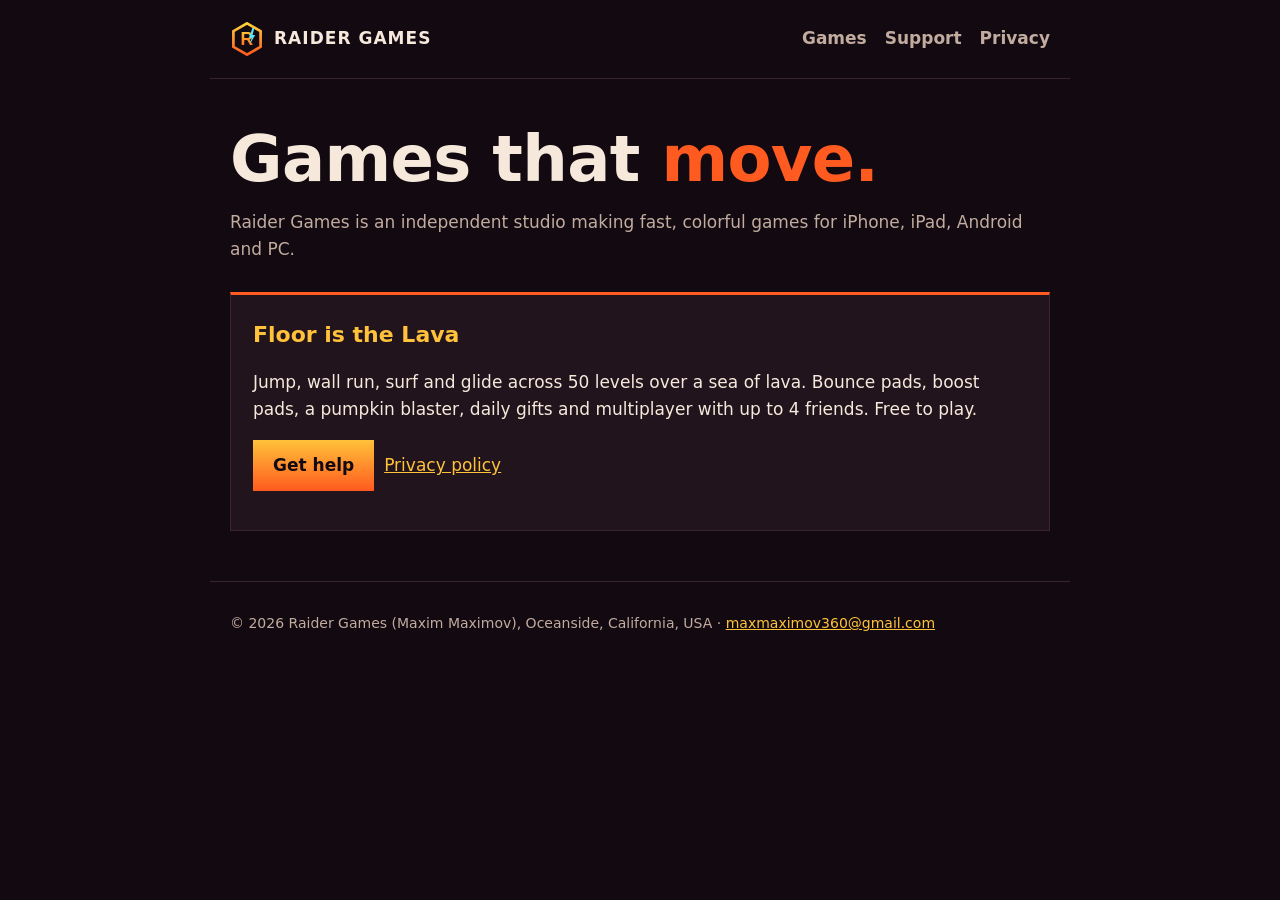
<file: index.html>
<!doctype html><html lang="en"><head><meta charset="utf-8"><meta name="viewport" content="width=device-width,initial-scale=1"><title>Raider Games</title><meta name="description" content="Raider Games makes fast, fun mobile games."><link rel="stylesheet" href="style.css"></head><body>
<header><a class="brand" href="index.html"><svg viewBox="0 0 100 100" aria-hidden="true"><defs><linearGradient id="g" x1="0" y1="0" x2="0" y2="1"><stop offset="0" stop-color="#ffd23a"/><stop offset="1" stop-color="#ff5a1f"/></linearGradient></defs><polygon points="50,4 90,27 90,73 50,96 10,73 10,27" fill="none" stroke="url(#g)" stroke-width="8"/><text x="50" y="68" text-anchor="middle" font-size="52" font-weight="900" font-family="Arial Black,sans-serif" fill="url(#g)">R</text><polygon points="66,18 56,46 64,46 58,66 74,38 66,38 72,18" fill="#59e6ff"/></svg> Raider Games</a><nav><a href="index.html">Games</a><a href="support.html">Support</a><a href="privacy.html">Privacy</a></nav></header><main>
<h1>Games that <span>move.</span></h1><p class="dim">Raider Games is an independent studio making fast, colorful games for iPhone, iPad, Android and PC.</p>
<div class="card"><h2 style="margin-top:0">Floor is the Lava</h2><p>Jump, wall run, surf and glide across 50 levels over a sea of lava. Bounce pads, boost pads, a pumpkin blaster, daily gifts and multiplayer with up to 4 friends. Free to play.</p>
<p><a class="btn" href="support.html">Get help</a><a href="privacy.html">Privacy policy</a></p></div>
</main><footer>© 2026 Raider Games (Maxim Maximov), Oceanside, California, USA · <a href="mailto:maxmaximov360@gmail.com">maxmaximov360@gmail.com</a></footer></body></html>
</file>
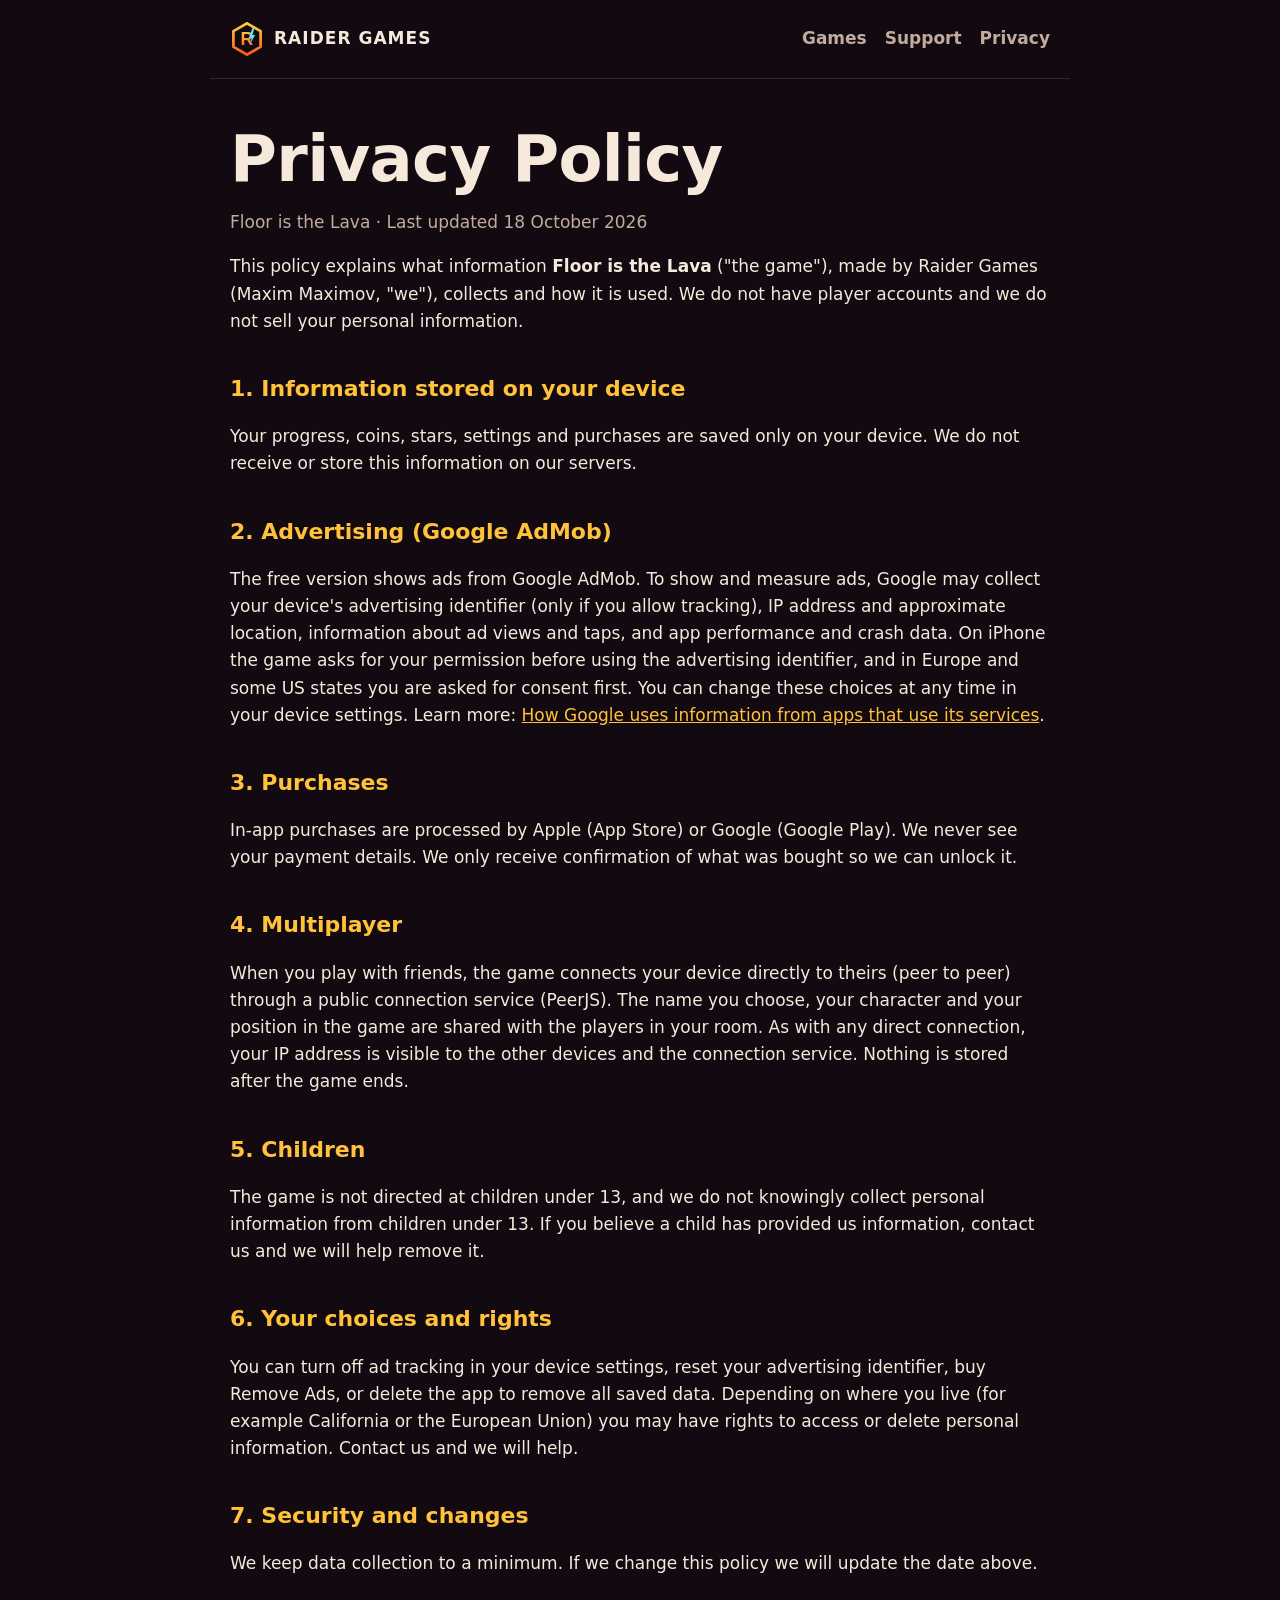
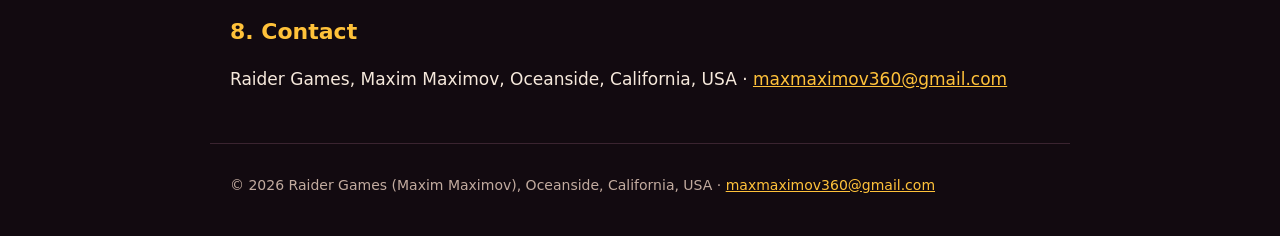
<file: privacy.html>
<!doctype html><html lang="en"><head><meta charset="utf-8"><meta name="viewport" content="width=device-width,initial-scale=1"><title>Privacy Policy · Raider Games</title><meta name="description" content="Privacy policy for Floor is the Lava."><link rel="stylesheet" href="style.css"></head><body>
<header><a class="brand" href="index.html"><svg viewBox="0 0 100 100" aria-hidden="true"><defs><linearGradient id="g" x1="0" y1="0" x2="0" y2="1"><stop offset="0" stop-color="#ffd23a"/><stop offset="1" stop-color="#ff5a1f"/></linearGradient></defs><polygon points="50,4 90,27 90,73 50,96 10,73 10,27" fill="none" stroke="url(#g)" stroke-width="8"/><text x="50" y="68" text-anchor="middle" font-size="52" font-weight="900" font-family="Arial Black,sans-serif" fill="url(#g)">R</text><polygon points="66,18 56,46 64,46 58,66 74,38 66,38 72,18" fill="#59e6ff"/></svg> Raider Games</a><nav><a href="index.html">Games</a><a href="support.html">Support</a><a href="privacy.html">Privacy</a></nav></header><main>
<h1>Privacy Policy</h1><p class="dim">Floor is the Lava · Last updated 18 October 2026</p>
<p>This policy explains what information <b>Floor is the Lava</b> ("the game"), made by Raider Games (Maxim Maximov, "we"), collects and how it is used. We do not have player accounts and we do not sell your personal information.</p>
<h2>1. Information stored on your device</h2><p>Your progress, coins, stars, settings and purchases are saved only on your device. We do not receive or store this information on our servers.</p>
<h2>2. Advertising (Google AdMob)</h2><p>The free version shows ads from Google AdMob. To show and measure ads, Google may collect your device's advertising identifier (only if you allow tracking), IP address and approximate location, information about ad views and taps, and app performance and crash data. On iPhone the game asks for your permission before using the advertising identifier, and in Europe and some US states you are asked for consent first. You can change these choices at any time in your device settings. Learn more: <a href="https://policies.google.com/technologies/partner-sites">How Google uses information from apps that use its services</a>.</p>
<h2>3. Purchases</h2><p>In-app purchases are processed by Apple (App Store) or Google (Google Play). We never see your payment details. We only receive confirmation of what was bought so we can unlock it.</p>
<h2>4. Multiplayer</h2><p>When you play with friends, the game connects your device directly to theirs (peer to peer) through a public connection service (PeerJS). The name you choose, your character and your position in the game are shared with the players in your room. As with any direct connection, your IP address is visible to the other devices and the connection service. Nothing is stored after the game ends.</p>
<h2>5. Children</h2><p>The game is not directed at children under 13, and we do not knowingly collect personal information from children under 13. If you believe a child has provided us information, contact us and we will help remove it.</p>
<h2>6. Your choices and rights</h2><p>You can turn off ad tracking in your device settings, reset your advertising identifier, buy Remove Ads, or delete the app to remove all saved data. Depending on where you live (for example California or the European Union) you may have rights to access or delete personal information. Contact us and we will help.</p>
<h2>7. Security and changes</h2><p>We keep data collection to a minimum. If we change this policy we will update the date above.</p>
<h2>8. Contact</h2><p>Raider Games, Maxim Maximov, Oceanside, California, USA · <a href="mailto:maxmaximov360@gmail.com">maxmaximov360@gmail.com</a></p>
</main><footer>© 2026 Raider Games (Maxim Maximov), Oceanside, California, USA · <a href="mailto:maxmaximov360@gmail.com">maxmaximov360@gmail.com</a></footer></body></html>
</file>
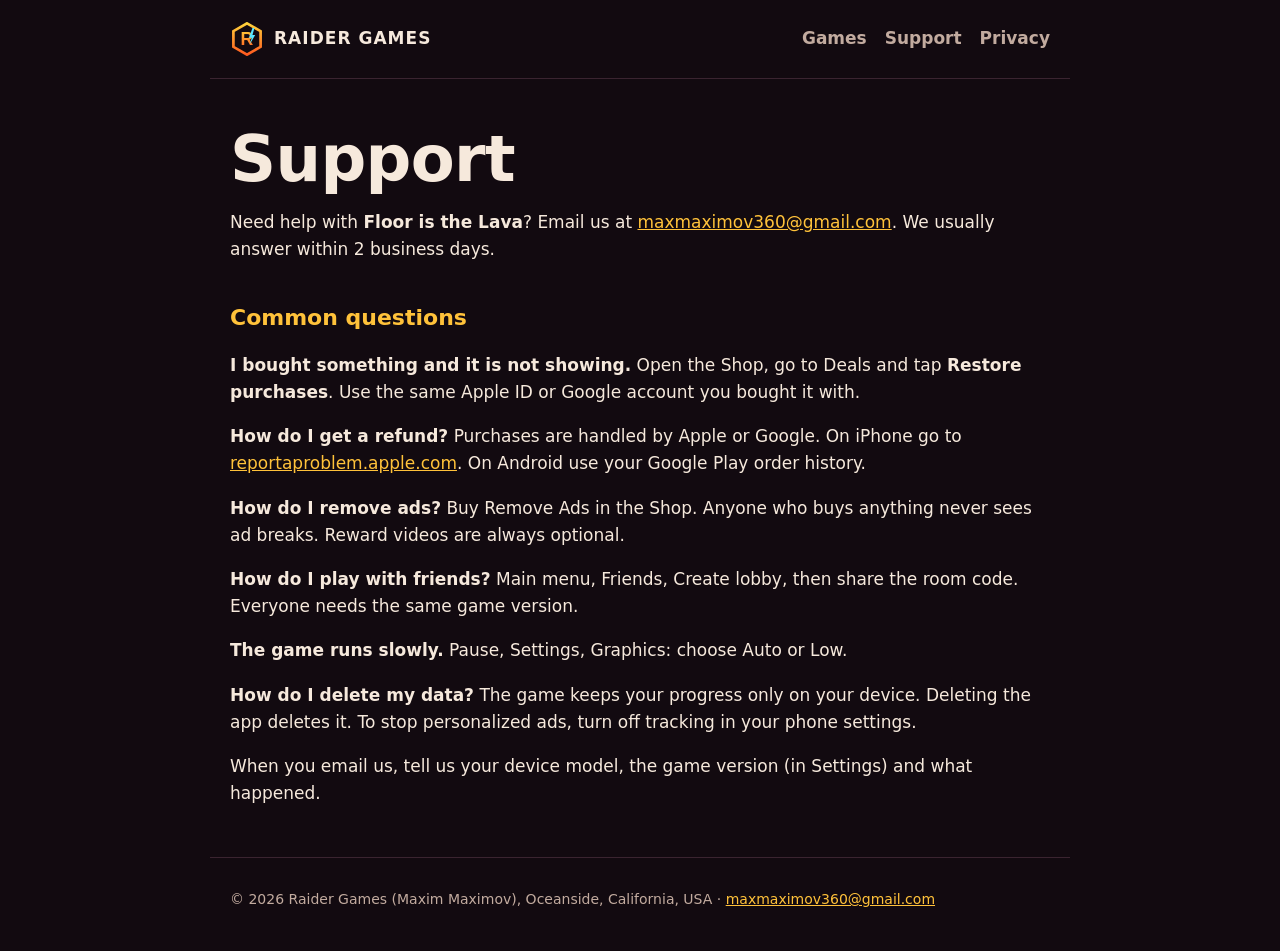
<file: support.html>
<!doctype html><html lang="en"><head><meta charset="utf-8"><meta name="viewport" content="width=device-width,initial-scale=1"><title>Support · Raider Games</title><meta name="description" content="Help for Floor is the Lava."><link rel="stylesheet" href="style.css"></head><body>
<header><a class="brand" href="index.html"><svg viewBox="0 0 100 100" aria-hidden="true"><defs><linearGradient id="g" x1="0" y1="0" x2="0" y2="1"><stop offset="0" stop-color="#ffd23a"/><stop offset="1" stop-color="#ff5a1f"/></linearGradient></defs><polygon points="50,4 90,27 90,73 50,96 10,73 10,27" fill="none" stroke="url(#g)" stroke-width="8"/><text x="50" y="68" text-anchor="middle" font-size="52" font-weight="900" font-family="Arial Black,sans-serif" fill="url(#g)">R</text><polygon points="66,18 56,46 64,46 58,66 74,38 66,38 72,18" fill="#59e6ff"/></svg> Raider Games</a><nav><a href="index.html">Games</a><a href="support.html">Support</a><a href="privacy.html">Privacy</a></nav></header><main>
<h1>Support</h1><p>Need help with <b>Floor is the Lava</b>? Email us at <a href="mailto:maxmaximov360@gmail.com">maxmaximov360@gmail.com</a>. We usually answer within 2 business days.</p>
<h2>Common questions</h2>
<p><b>I bought something and it is not showing.</b> Open the Shop, go to Deals and tap <b>Restore purchases</b>. Use the same Apple ID or Google account you bought it with.</p>
<p><b>How do I get a refund?</b> Purchases are handled by Apple or Google. On iPhone go to <a href="https://reportaproblem.apple.com">reportaproblem.apple.com</a>. On Android use your Google Play order history.</p>
<p><b>How do I remove ads?</b> Buy Remove Ads in the Shop. Anyone who buys anything never sees ad breaks. Reward videos are always optional.</p>
<p><b>How do I play with friends?</b> Main menu, Friends, Create lobby, then share the room code. Everyone needs the same game version.</p>
<p><b>The game runs slowly.</b> Pause, Settings, Graphics: choose Auto or Low.</p>
<p><b>How do I delete my data?</b> The game keeps your progress only on your device. Deleting the app deletes it. To stop personalized ads, turn off tracking in your phone settings.</p>
<p>When you email us, tell us your device model, the game version (in Settings) and what happened.</p>
</main><footer>© 2026 Raider Games (Maxim Maximov), Oceanside, California, USA · <a href="mailto:maxmaximov360@gmail.com">maxmaximov360@gmail.com</a></footer></body></html>
</file>
<file: style.css>
:root{--bg:#120a10;--bg2:#22141c;--line:#3a2430;--ash:#f6e9dc;--dim:#c2ab9f;--lava:#ff5a1f;--molten:#ffc23a;--cyan:#59e6ff}
*{box-sizing:border-box}html{background:var(--bg)}body{margin:0;color:var(--ash);background:var(--bg);font:17px/1.6 system-ui,-apple-system,"Segoe UI",sans-serif}
a{color:var(--molten)}header,main,footer{max-width:860px;margin:0 auto;padding:0 20px}
header{display:flex;align-items:center;justify-content:space-between;gap:16px;padding-top:22px;padding-bottom:22px;border-bottom:1px solid var(--line);flex-wrap:wrap}
.brand{display:flex;align-items:center;gap:10px;color:var(--ash);text-decoration:none;font-weight:800;letter-spacing:.06em;text-transform:uppercase}
.brand svg{width:34px;height:34px}nav{display:flex;gap:18px;flex-wrap:wrap}nav a{color:var(--dim);text-decoration:none;font-weight:600}nav a:hover{color:var(--ash)}
h1{font-size:clamp(34px,7vw,64px);line-height:1.02;margin:48px 0 12px;letter-spacing:-.01em}h1 span{color:var(--lava)}
h2{margin:36px 0 8px;font-size:22px;color:var(--molten)}p,li{color:var(--ash)}.dim{color:var(--dim)}
.card{background:var(--bg2);border:1px solid var(--line);border-top:3px solid var(--lava);padding:22px;margin:28px 0}
.btn{display:inline-block;padding:12px 20px;background:linear-gradient(180deg,var(--molten),var(--lava));color:var(--bg);font-weight:800;text-decoration:none;margin-right:10px}
footer{padding-top:30px;padding-bottom:40px;margin-top:50px;border-top:1px solid var(--line);color:var(--dim);font-size:14px}
</file>
